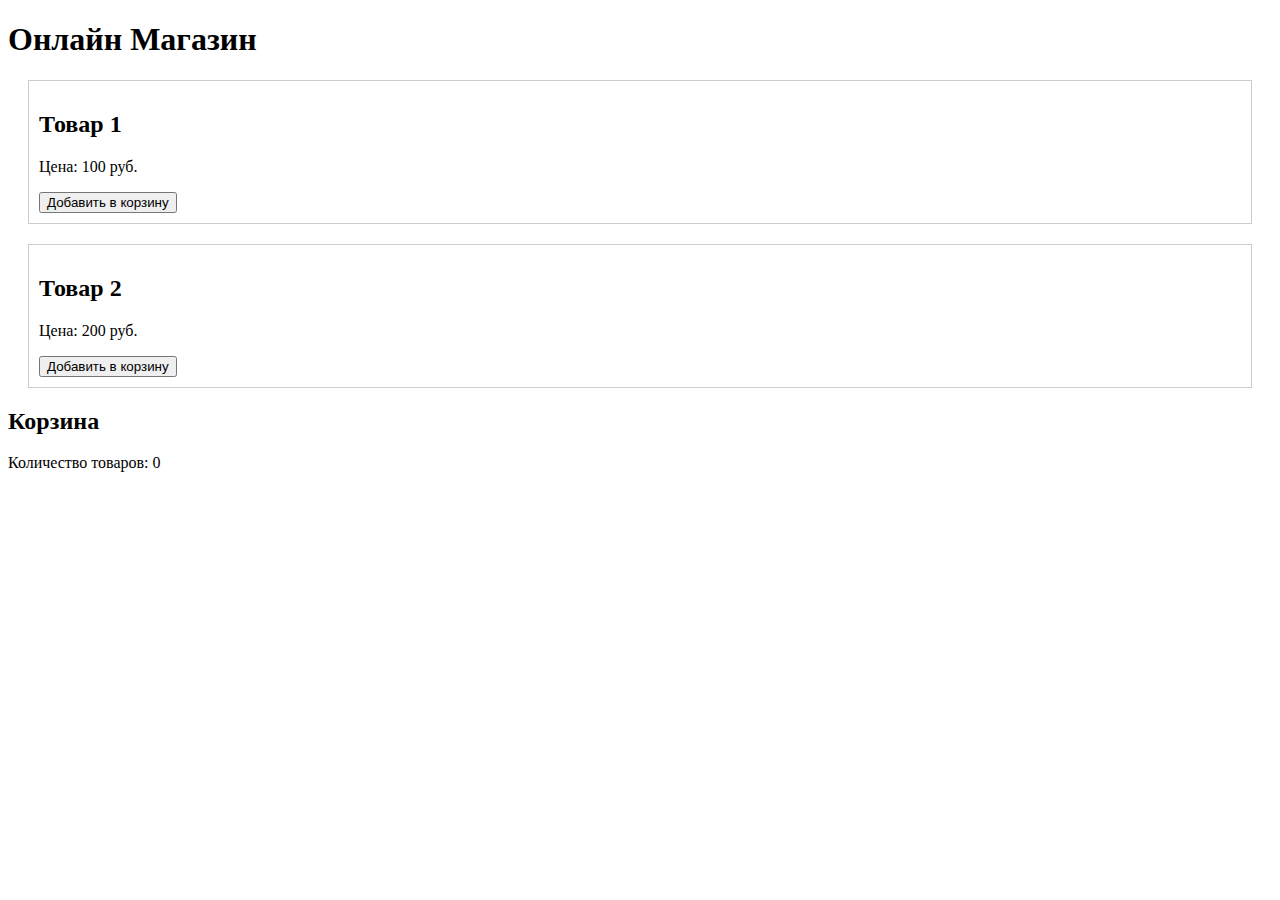
<file: test.html>
<!DOCTYPE html>
<html lang="ru">
  <head>
    <meta charset="UTF-8" />
    <meta name="viewport" content="width=device-width, initial-scale=1.0" />
    <title>Онлайн Магазин</title>
    <style>
      .product {
        margin: 20px;
        border: 1px solid #ccc;
        padding: 10px;
      }
      #cart {
        margin-top: 20px;
      }
    </style>
  </head>
  <body>
    <h1>Онлайн Магазин</h1>

    <div class="product">
      <h2>Товар 1</h2>
      <p>Цена: 100 руб.</p>
      <button onclick="addToCart('Товар 1')">Добавить в корзину</button>
    </div>

    <div class="product">
      <h2>Товар 2</h2>
      <p>Цена: 200 руб.</p>
      <button onclick="addToCart('Товар 2')">Добавить в корзину</button>
    </div>

    <div id="cart">
      <h2>Корзина</h2>
      <p>Количество товаров: <span id="itemCount">0</span></p>
      <ul id="cartItems"></ul>
    </div>

    <script>
      let itemCount = 0;

      function addToCart(item) {
        itemCount++;
        document.getElementById("itemCount").innerText = itemCount;

        const cartItems = document.getElementById("cartItems");
        const listItem = document.createElement("li");
        listItem.innerText = item;
        cartItems.appendChild(listItem);
      }
    </script>
  </body>
</html>
</file>
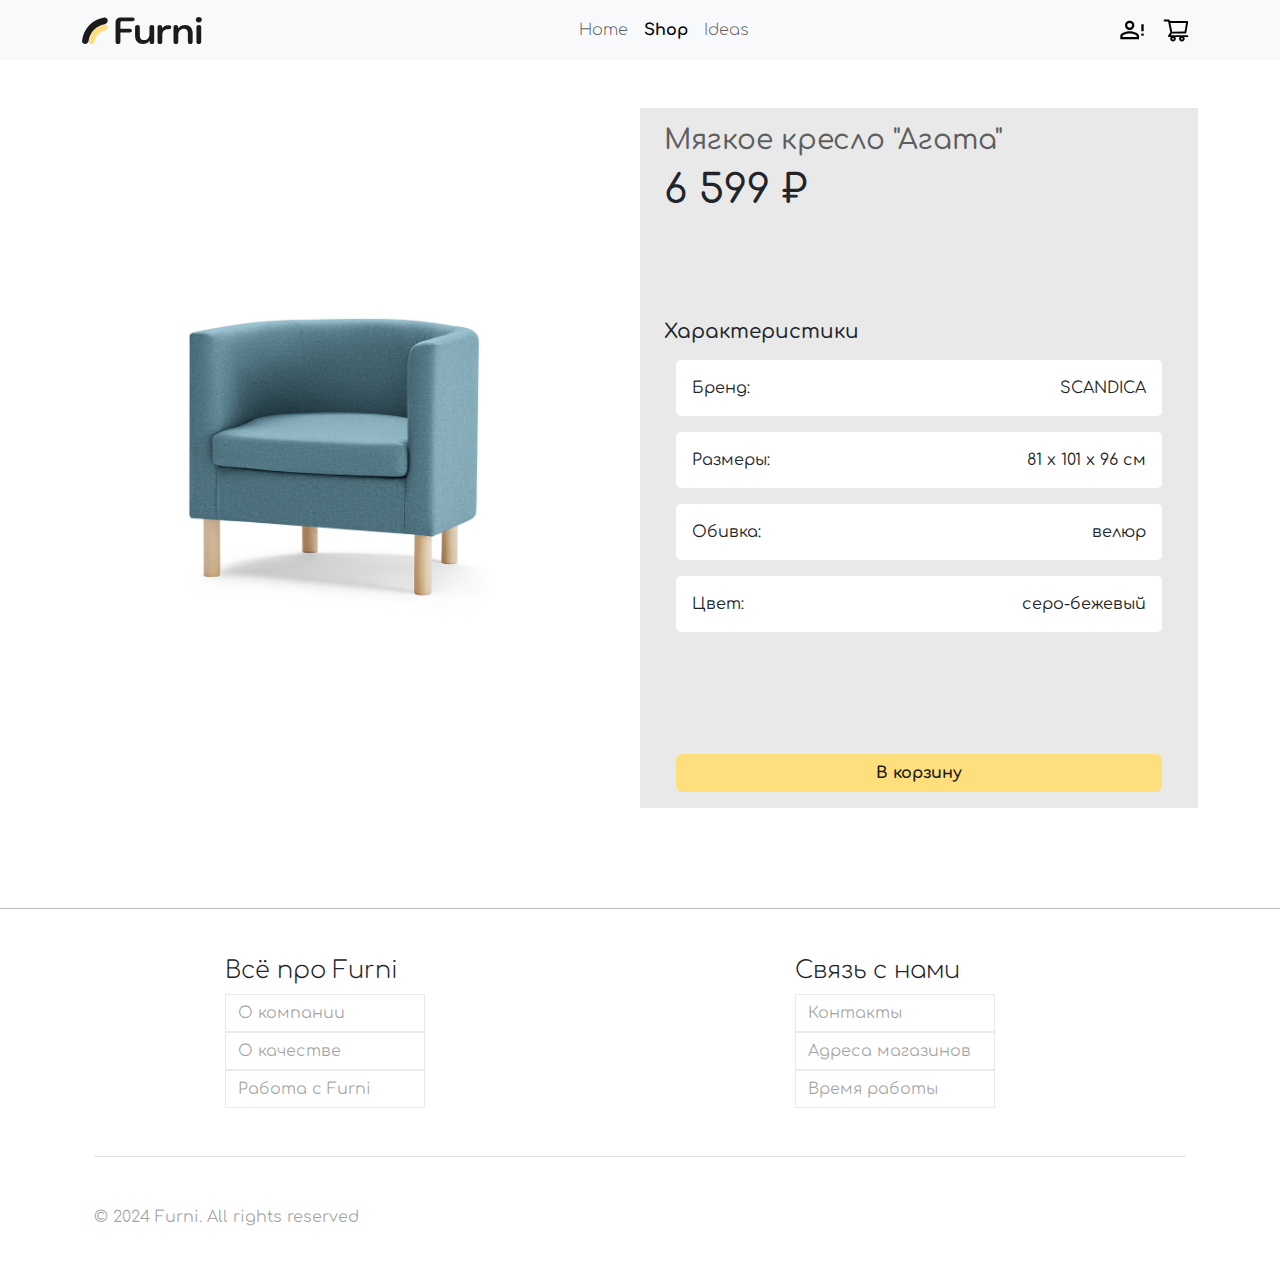
<file: html/agatha.html>
<!DOCTYPE html>
<html lang="en">
  <head>
    <meta charset="UTF-8" />
    <meta name="viewport" content="width=device-width, initial-scale=1.0" />
    <title>Home</title>
    <!-- favicon -->
    <link rel="icon" href="../favicon_32_32.ico" />
    <link rel="icon" href="../favicon_32_32.svg" />
    <!-- <link rel="manifest" href="manifest.webmanifest" /> -->
    <!--Подключение reset.css для очистки браузера-->
    <link rel="stylesheet" href="../css/reset.css" />
    <!--Подключение Bootstrap-->
    <link
      href="https://cdn.jsdelivr.net/npm/bootstrap@5.3.3/dist/css/bootstrap.min.css"
      rel="stylesheet"
      integrity="sha384-QWTKZyjpPEjISv5WaRU9OFeRpok6YctnYmDr5pNlyT2bRjXh0JMhjY6hW+ALEwIH"
      crossorigin="anonymous"
    />
    <!--Подключение JS скриптов для работы Bootstrap-->
    <script
      src="https://cdn.jsdelivr.net/npm/bootstrap@5.3.3/dist/js/bootstrap.bundle.min.js"
      integrity="sha384-YvpcrYf0tY3lHB60NNkmXc5s9fDVZLESaAA55NDzOxhy9GkcIdslK1eN7N6jIeHz"
      crossorigin="anonymous"
    ></script>
    <!--Подключение кастомных стилей-->
    <link rel="stylesheet" href="../css/styles.css" />
  </head>

  <body>
    <nav class="navbar navbar-expand-lg bg-body-tertiary">
      <div class="container">
        <a class="navbar-brand p-0" href="../index.html">
          <!-- "p-0" здесь - padding сведённый к нулю с помощью !important-->
          <img src="../img/logo_2.svg" alt="logo" width="120" />
        </a>
        <button
          class="navbar-toggler"
          type="button"
          data-bs-toggle="collapse"
          data-bs-target="#navbarNav"
          aria-controls="navbarNav"
          aria-expanded="false"
          aria-label="Toggle navigation"
        >
          <span class="navbar-toggler-icon"></span>
        </button>
        <div
          class="collapse navbar-collapse justify-content-center"
          id="navbarNav"
        >
          <!--Список ul всегда помещается в контейнер с my5-->
          <ul class="navbar-nav">
            <li class="nav-item">
              <a class="nav-link font-comfortaa-light" href="../index.html"
                >Home</a
              >
            </li>
            <li class="nav-item">
              <a
                class="nav-link active font-comfortaa-bold"
                aria-current="page"
                href="shop.html"
                >Shop</a
              >
            </li>
            <li>
              <a class="nav-link font-comfortaa-light" href="ideas.html"
                >Ideas</a
              >
            </li>
          </ul>
        </div>
        <div class="justify-content-center" id="navbarNav">
          <ul class="navbar-nav">
            <li class="nav-item">
              <a class="btn-img nav-link btn-ico" href="autorization.html">
                <img src="../img/fav_acc.svg" alt="account" />
              </a>
            </li>
            <li class="nav-item">
              <a class="btn-img nav-link btn-ico" href="cart.html">
                <img src="../img/fav_cart.svg" alt="cart" />
              </a>
            </li>
          </ul>
        </div>
      </div>
    </nav>

    <div class="container container-autorization my-5 d-flex">
      <div
        class="container container-autorization-left d-flex flex-column justify-content-center"
      >
        <img src="../img/agatha.jpg" alt="..." />
      </div>

      <div
        class="container container-autorization-right d-flex flex-column justify-content-between"
      >
        <div class="container my-3">
          <h3 class="card-text" style="color: #0c0c0ca4">
            Мягкое кресло "Агата"
          </h3>
          <h1 class="card-title">6 599 ₽</h1>
        </div>

        <div class="container my-2">
          <h5 class="no-margin">Характеристики</h5>
          <div class="container my-3">
            <div
              class="container my-3 d-flex justify-content-between el-param p-3"
            >
              <p class="no-margin">Бренд:</p>
              <p class="no-margin">SCANDICA</p>
            </div>
            <div
              class="container my-3 d-flex justify-content-between el-param p-3"
            >
              <p class="no-margin">Размеры:</p>
              <p class="no-margin">81 x 101 x 96 см</p>
            </div>
            <div
              class="container my-3 d-flex justify-content-between el-param p-3"
            >
              <p class="no-margin">Обивка:</p>
              <p class="no-margin">велюр</p>
            </div>
            <div
              class="container my-3 d-flex justify-content-between el-param p-3"
            >
              <p class="no-margin">Цвет:</p>
              <p class="no-margin">серо-бежевый</p>
            </div>
          </div>
        </div>

        <div class="container my-3">
          <div class="container">
            <a href="#" class="btn btn-primary btn-el">В корзину</a>
          </div>
        </div>
      </div>
    </div>

    <section class="footer">
      <div class="container my-5">
        <div class="row row-cols-2 row-cols-md-3 row-cols-lg-4 custom-justify">
          <div class="col">
            <h4 class="font-comfortaa-light">Всё про Furni</h4>
            <a class="btn" href="#">О компании</a>
            <a class="btn" href="#">О качестве</a>
            <a class="btn" href="#">Работа с Furni</a>
          </div>

          <div class="col">
            <h4 class="font-comfortaa-light">Связь с нами</h4>
            <a class="btn" href="#">Контакты</a>
            <a class="btn" href="#">Адреса магазинов</a>
            <a class="btn" href="#">Время работы</a>
          </div>
        </div>

        <div class="container-fluid">
          <div class="footer-bottom my-5"></div>
          <p class="my-4" style="color: #0c0c0c63">
            © 2024 Furni. All rights reserved
          </p>
        </div>
      </div>
    </section>
  </body>
</html>
</file>
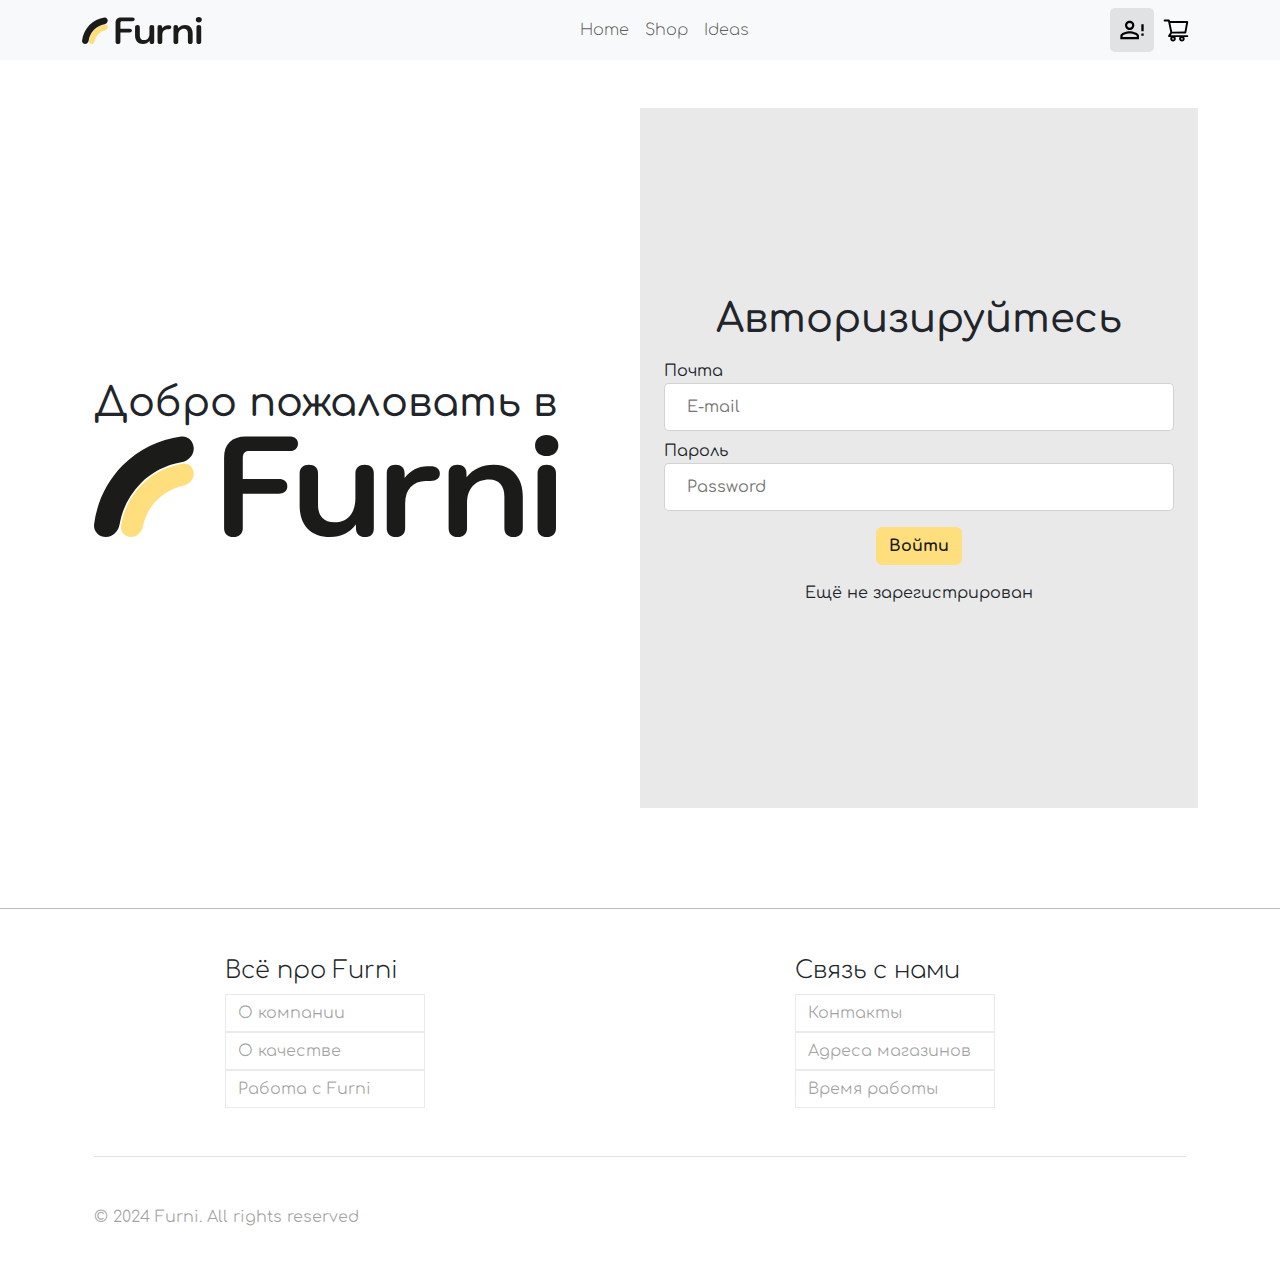
<file: html/autorization.html>
<!DOCTYPE html>
<html lang="en">
  <head>
    <meta charset="UTF-8" />
    <meta name="viewport" content="width=device-width, initial-scale=1.0" />
    <title>Home</title>
    <!-- favicon -->
    <link rel="icon" href="../favicon_32_32.ico" />
    <link rel="icon" href="../favicon_32_32.svg" />
    <!-- <link rel="manifest" href="manifest.webmanifest"> -->
    <!--Подключение reset.css для очистки браузера-->
    <link rel="stylesheet" href="../css/reset.css" />
    <!--Подключение Bootstrap-->
    <link
      href="https://cdn.jsdelivr.net/npm/bootstrap@5.3.3/dist/css/bootstrap.min.css"
      rel="stylesheet"
      integrity="sha384-QWTKZyjpPEjISv5WaRU9OFeRpok6YctnYmDr5pNlyT2bRjXh0JMhjY6hW+ALEwIH"
      crossorigin="anonymous"
    />
    <!--Подключение JS скриптов для работы Bootstrap-->
    <script
      src="https://cdn.jsdelivr.net/npm/bootstrap@5.3.3/dist/js/bootstrap.bundle.min.js"
      integrity="sha384-YvpcrYf0tY3lHB60NNkmXc5s9fDVZLESaAA55NDzOxhy9GkcIdslK1eN7N6jIeHz"
      crossorigin="anonymous"
    ></script>
    <script src="../libs/jquery-3.7.1.min.js"></script>
    <!--Подключение кастомных стилей-->
    <link rel="stylesheet" href="../css/styles.css" />
    <style>
      .card {
        min-height: 450px;
      }
    </style>
  </head>

  <body>
    <nav class="navbar navbar-expand-lg bg-body-tertiary">
      <div class="container">
        <a class="navbar-brand p-0" href="../index.html">
          <!-- "p-0" здесь - padding сведённый к нулю с помощью !important-->
          <img src="../img/logo_2.svg" alt="logo" width="120" />
        </a>
        <button
          class="navbar-toggler"
          type="button"
          data-bs-toggle="collapse"
          data-bs-target="#navbarNav"
          aria-controls="navbarNav"
          aria-expanded="false"
          aria-label="Toggle navigation"
        >
          <span class="navbar-toggler-icon"></span>
        </button>
        <div
          class="collapse navbar-collapse justify-content-center"
          id="navbarNav"
        >
          <!--Список ul всегда помещается в контейнер с my5-->
          <ul class="navbar-nav">
            <li class="nav-item">
              <a class="nav-link font-comfortaa-light" href="../index.html"
                >Home</a
              >
            </li>
            <li class="nav-item">
              <a class="nav-link font-comfortaa-light" href="shop.html">Shop</a>
            </li>
            <li>
              <a class="nav-link font-comfortaa-light" href="ideas.html"
                >Ideas</a
              >
            </li>
          </ul>
        </div>
        <div class="justify-content-center" id="navbarNav">
          <ul class="navbar-nav">
            <li class="nav-item">
              <a
                class="btn-img nav-link btn-ico active btn-ico-act"
                href="autorization.html"
              >
                <img src="../img/fav_acc.svg" alt="account" />
              </a>
            </li>
            <li class="nav-item">
              <a class="btn-img nav-link btn-ico" href="cart.html">
                <img src="../img/fav_cart.svg" alt="cart" />
              </a>
            </li>
          </ul>
        </div>
      </div>
    </nav>

    <div class="container container-autorization my-5 d-flex">
      <div
        class="container container-autorization-left d-flex flex-column justify-content-center"
      >
        <h1>Добро пожаловать в</h1>
        <img src="../img/logo_2.svg" alt="logo" />
      </div>

      <div
        class="container container-autorization-right d-flex flex-column justify-content-center"
      >
        <h1 class="text-center">Авторизируйтесь</h1>

        <form id="login" action="../php/get_login_data.php" method="post">
          <div class="container my-2">
            <p class="no-margin">Почта</p>
            <div class="container-fluid search-container search-bar">
              <input
                type="email"
                id="email"
                name="email"
                placeholder="E-mail"
                required
              />
            </div>
          </div>

          <div class="container my-2">
            <p class="no-margin">Пароль</p>
            <div class="container-fluid search-container search-bar">
              <input
                type="password"
                id="password"
                name="password"
                placeholder="Password"
                required
              />
            </div>
          </div>

          <div class="container text-center">
            <div class="container my-3">
              <button
                type="submit"
                id="submit"
                name="submit"
                class="btn btn-primary"
              >
                Войти
              </button>
            </div>
            <div class="container my-3">
              <a href="registration.html" class="nav-link"
                >Ещё не зарегистрирован</a
              >
            </div>
          </div>
        </form>
      </div>
    </div>

    <section class="footer">
      <div class="container my-5">
        <div class="row row-cols-2 row-cols-md-3 row-cols-lg-4 custom-justify">
          <div class="col">
            <h4 class="font-comfortaa-light">Всё про Furni</h4>
            <a class="btn" href="#">О компании</a>
            <a class="btn" href="#">О качестве</a>
            <a class="btn" href="#">Работа с Furni</a>
          </div>

          <div class="col">
            <h4 class="font-comfortaa-light">Связь с нами</h4>
            <a class="btn" href="#">Контакты</a>
            <a class="btn" href="#">Адреса магазинов</a>
            <a class="btn" href="#">Время работы</a>
          </div>
        </div>

        <div class="container-fluid">
          <div class="footer-bottom my-5"></div>
          <p class="my-4" style="color: #0c0c0c63">
            © 2024 Furni. All rights reserved
          </p>
        </div>
      </div>
    </section>

    <div
      class="modal fade"
      id="staticBackdrop"
      data-bs-backdrop="static"
      data-bs-keyboard="false"
      tabindex="-1"
      aria-labelledby="staticBackdropLabel"
      aria-hidden="true"
    >
      <div class="modal-dialog">
        <div class="modal-content">
          <div class="modal-header">
            <h5 class="modal-title" id="staticBackdropLabel"></h5>
            <button
              type="button"
              class="btn-close"
              data-bs-dismiss="modal"
              aria-label="Close"
              id="closeX"
            ></button>
          </div>
          <div class="modal-body">...</div>
          <div class="modal-footer">
            <button
              type="button"
              class="btn btn-secondary"
              data-bs-dismiss="modal"
              id="closeMessage"
            >
              Закрыть
            </button>
          </div>
        </div>
      </div>
    </div>

    <!-- <script src="../js/scripts.js"></script> -->
    <script src="../js/autorization.js"></script>
  </body>
</html>
</file>
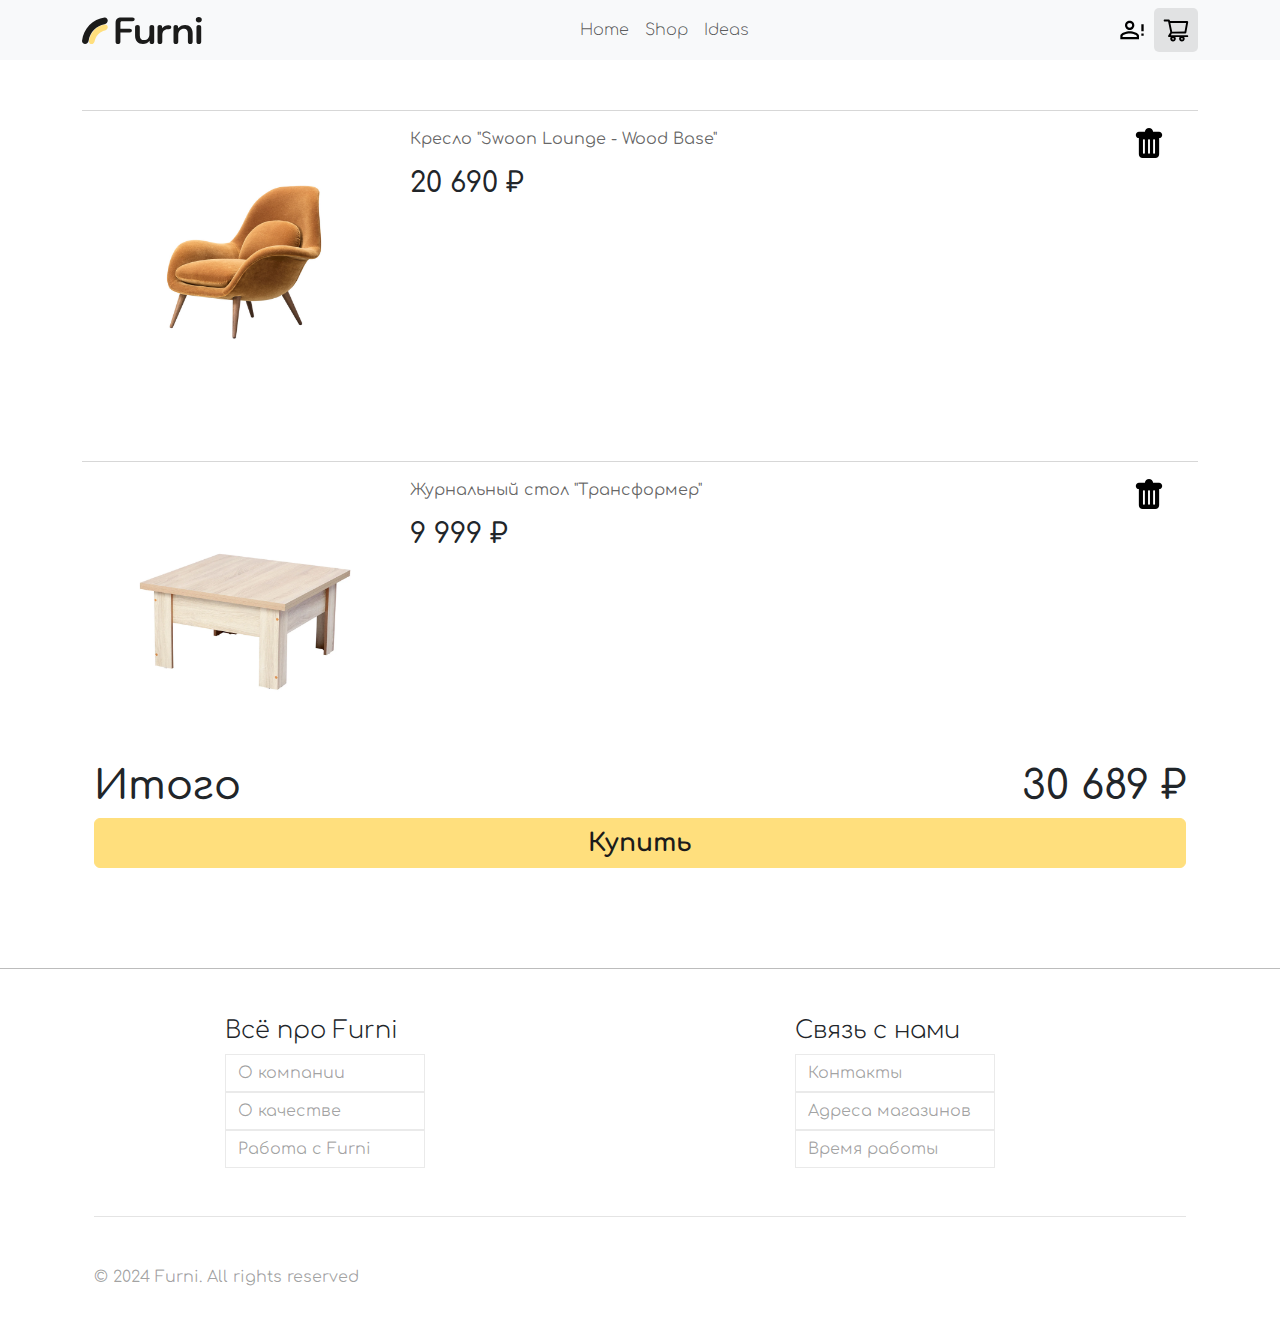
<file: html/cart.html>
<!DOCTYPE html>
<html lang="en">
  <head>
    <meta charset="UTF-8" />
    <meta name="viewport" content="width=device-width, initial-scale=1.0" />
    <title>Home</title>
    <!-- favicon -->
    <link rel="icon" href="../favicon_32_32.ico" />
    <link rel="icon" href="../favicon_32_32.svg" />
    <!-- <link rel="manifest" href="manifest.webmanifest"> -->
    <!--Подключение reset.css для очистки браузера-->
    <link rel="stylesheet" href="../css/reset.css" />
    <!--Подключение Bootstrap-->
    <link
      href="https://cdn.jsdelivr.net/npm/bootstrap@5.3.3/dist/css/bootstrap.min.css"
      rel="stylesheet"
      integrity="sha384-QWTKZyjpPEjISv5WaRU9OFeRpok6YctnYmDr5pNlyT2bRjXh0JMhjY6hW+ALEwIH"
      crossorigin="anonymous"
    />
    <!--Подключение JS скриптов для работы Bootstrap-->
    <script
      src="https://cdn.jsdelivr.net/npm/bootstrap@5.3.3/dist/js/bootstrap.bundle.min.js"
      integrity="sha384-YvpcrYf0tY3lHB60NNkmXc5s9fDVZLESaAA55NDzOxhy9GkcIdslK1eN7N6jIeHz"
      crossorigin="anonymous"
    ></script>
    <!--Подключение кастомных стилей-->
    <link rel="stylesheet" href="../css/styles.css" />
    <style>
      .card {
        min-height: 450px;
      }
    </style>
  </head>

  <body>
    <nav class="navbar navbar-expand-lg bg-body-tertiary">
      <div class="container">
        <a class="navbar-brand p-0" href="../index.html">
          <!-- "p-0" здесь - padding сведённый к нулю с помощью !important-->
          <img src="../img/logo_2.svg" alt="logo" width="120" />
        </a>
        <button
          class="navbar-toggler"
          type="button"
          data-bs-toggle="collapse"
          data-bs-target="#navbarNav"
          aria-controls="navbarNav"
          aria-expanded="false"
          aria-label="Toggle navigation"
        >
          <span class="navbar-toggler-icon"></span>
        </button>
        <div
          class="collapse navbar-collapse justify-content-center"
          id="navbarNav"
        >
          <!--Список ul всегда помещается в контейнер с my5-->
          <ul class="navbar-nav">
            <li class="nav-item">
              <a class="nav-link font-comfortaa-light" href="../index.html"
                >Home</a
              >
            </li>
            <li class="nav-item">
              <a class="nav-link font-comfortaa-light" href="shop.html">Shop</a>
            </li>
            <li>
              <a class="nav-link font-comfortaa-light" href="ideas.html"
                >Ideas</a
              >
            </li>
          </ul>
        </div>
        <div class="justify-content-center" id="navbarNav">
          <ul class="navbar-nav">
            <li class="nav-item">
              <a class="btn-img nav-link btn-ico" href="autorization.html">
                <img src="../img/fav_acc.svg" alt="account" />
              </a>
            </li>
            <li class="nav-item">
              <a
                class="btn-img nav-link btn-ico active btn-ico-act"
                href="cart.html"
              >
                <img src="../img/fav_cart.svg" alt="cart" />
              </a>
            </li>
          </ul>
        </div>
      </div>
    </nav>

    <div class="container">
      <div class="container cart_el d-flex">
        <img src="../img/swoon_lounge.png" alt="..." />
        <div class="container p-3">
          <p class="card-text" style="color: #0c0c0ca4">
            Кресло "Swoon Lounge - Wood Base"
          </p>
          <h3 class="card-title">20 690 ₽</h3>
        </div>
        <div class="container container-delete p-3">
          <button>
            <img src="../img/trash-svgrepo-com.svg" alt="delete" />
          </button>
        </div>
      </div>

      <div class="container cart_el d-flex">
        <img src="../img/transformer.jpg" alt="..." />
        <div class="container p-3">
          <p class="card-text" style="color: #0c0c0ca4">
            Журнальный стол "Трансформер"
          </p>
          <h3 class="card-title">9 999 ₽</h3>
        </div>
        <div class="container container-delete p-3">
          <button>
            <img src="../img/trash-svgrepo-com.svg" alt="delete" />
          </button>
        </div>
      </div>

      <div class="conteiner">
        <div class="container d-flex justify-content-between">
          <h1>Итого</h1>
          <h1>30 689 ₽</h1>
        </div>
        <div class="container">
          <a
            href="#"
            class="btn btn-primary btn-buy w-100"
            style="font-size: 25px"
            >Купить</a
          >
        </div>
      </div>
    </div>

    <section class="footer">
      <div class="container my-5">
        <div class="row row-cols-2 row-cols-md-3 row-cols-lg-4 custom-justify">
          <div class="col">
            <h4 class="font-comfortaa-light">Всё про Furni</h4>
            <a class="btn" href="#">О компании</a>
            <a class="btn" href="#">О качестве</a>
            <a class="btn" href="#">Работа с Furni</a>
          </div>

          <div class="col">
            <h4 class="font-comfortaa-light">Связь с нами</h4>
            <a class="btn" href="#">Контакты</a>
            <a class="btn" href="#">Адреса магазинов</a>
            <a class="btn" href="#">Время работы</a>
          </div>
        </div>

        <div class="container-fluid">
          <div class="footer-bottom my-5"></div>
          <p class="my-4" style="color: #0c0c0c63">
            © 2024 Furni. All rights reserved
          </p>
        </div>
      </div>
    </section>
  </body>
</html>
</file>
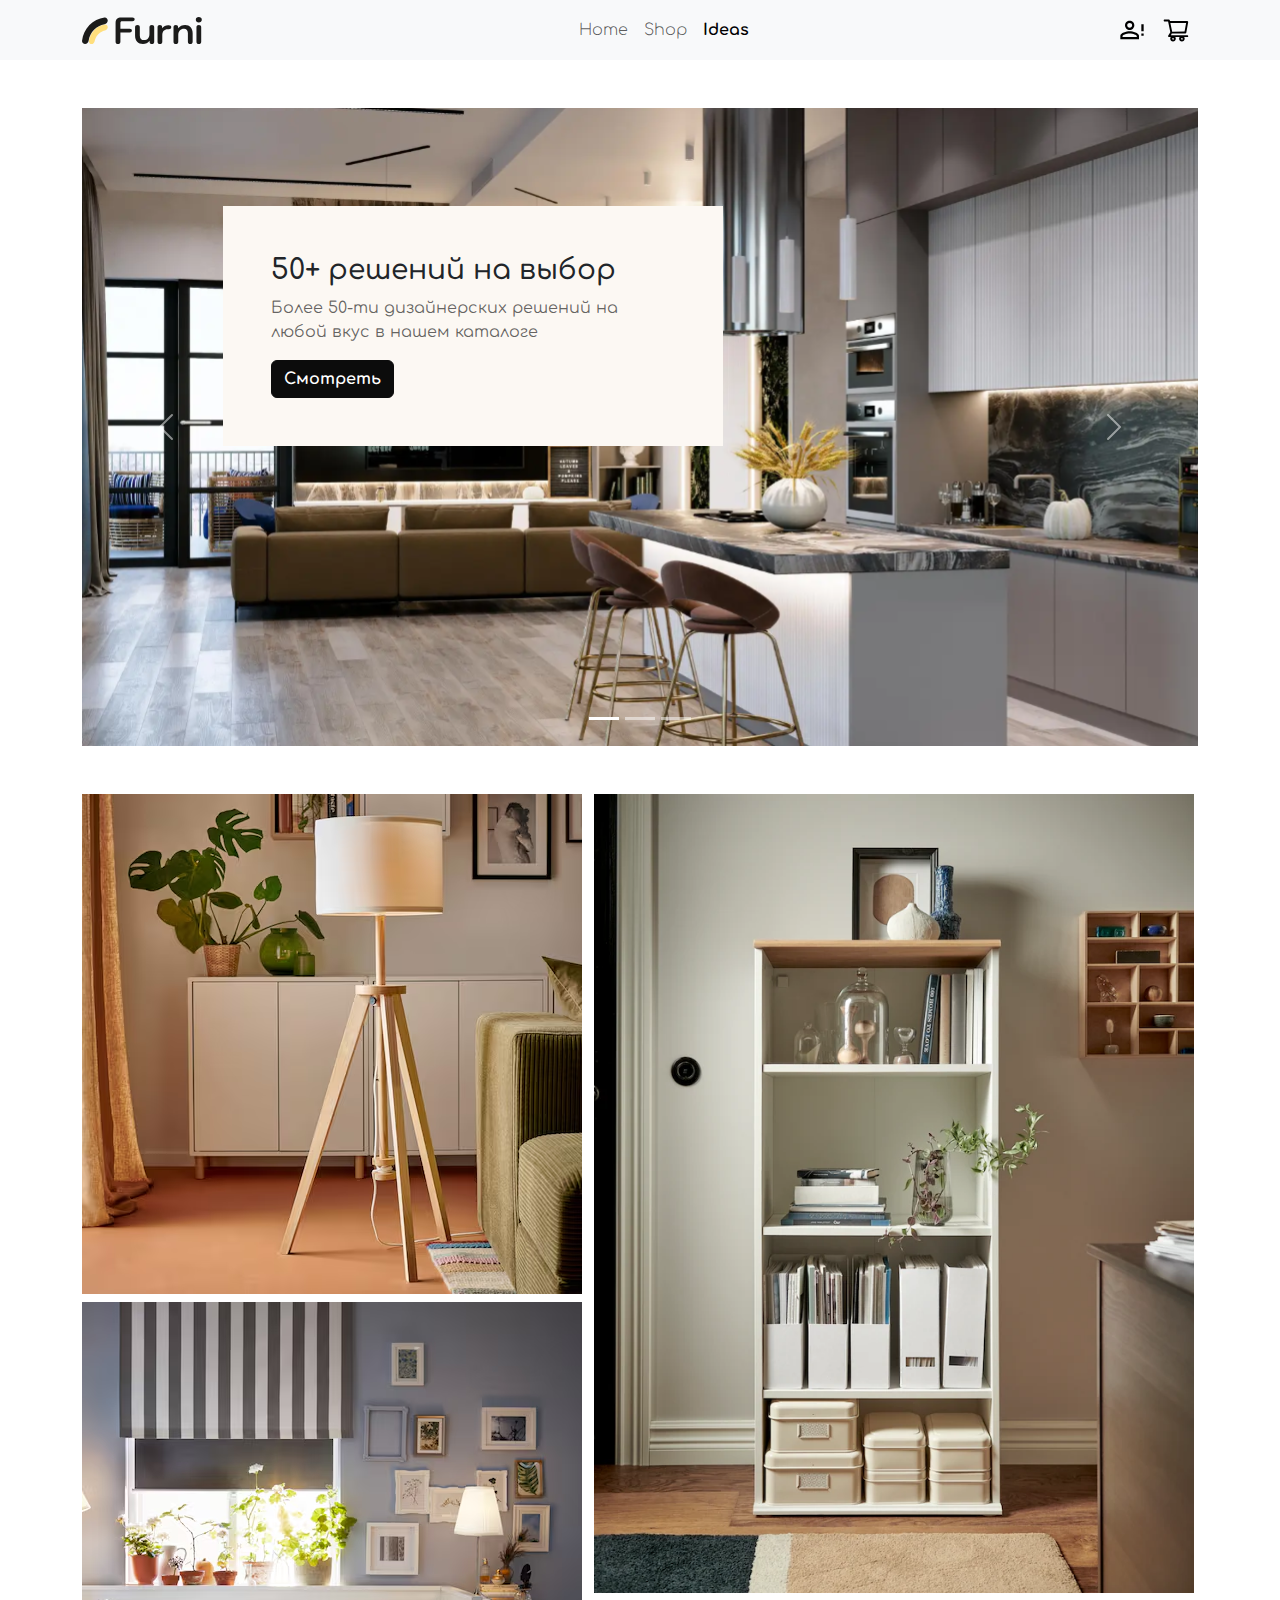
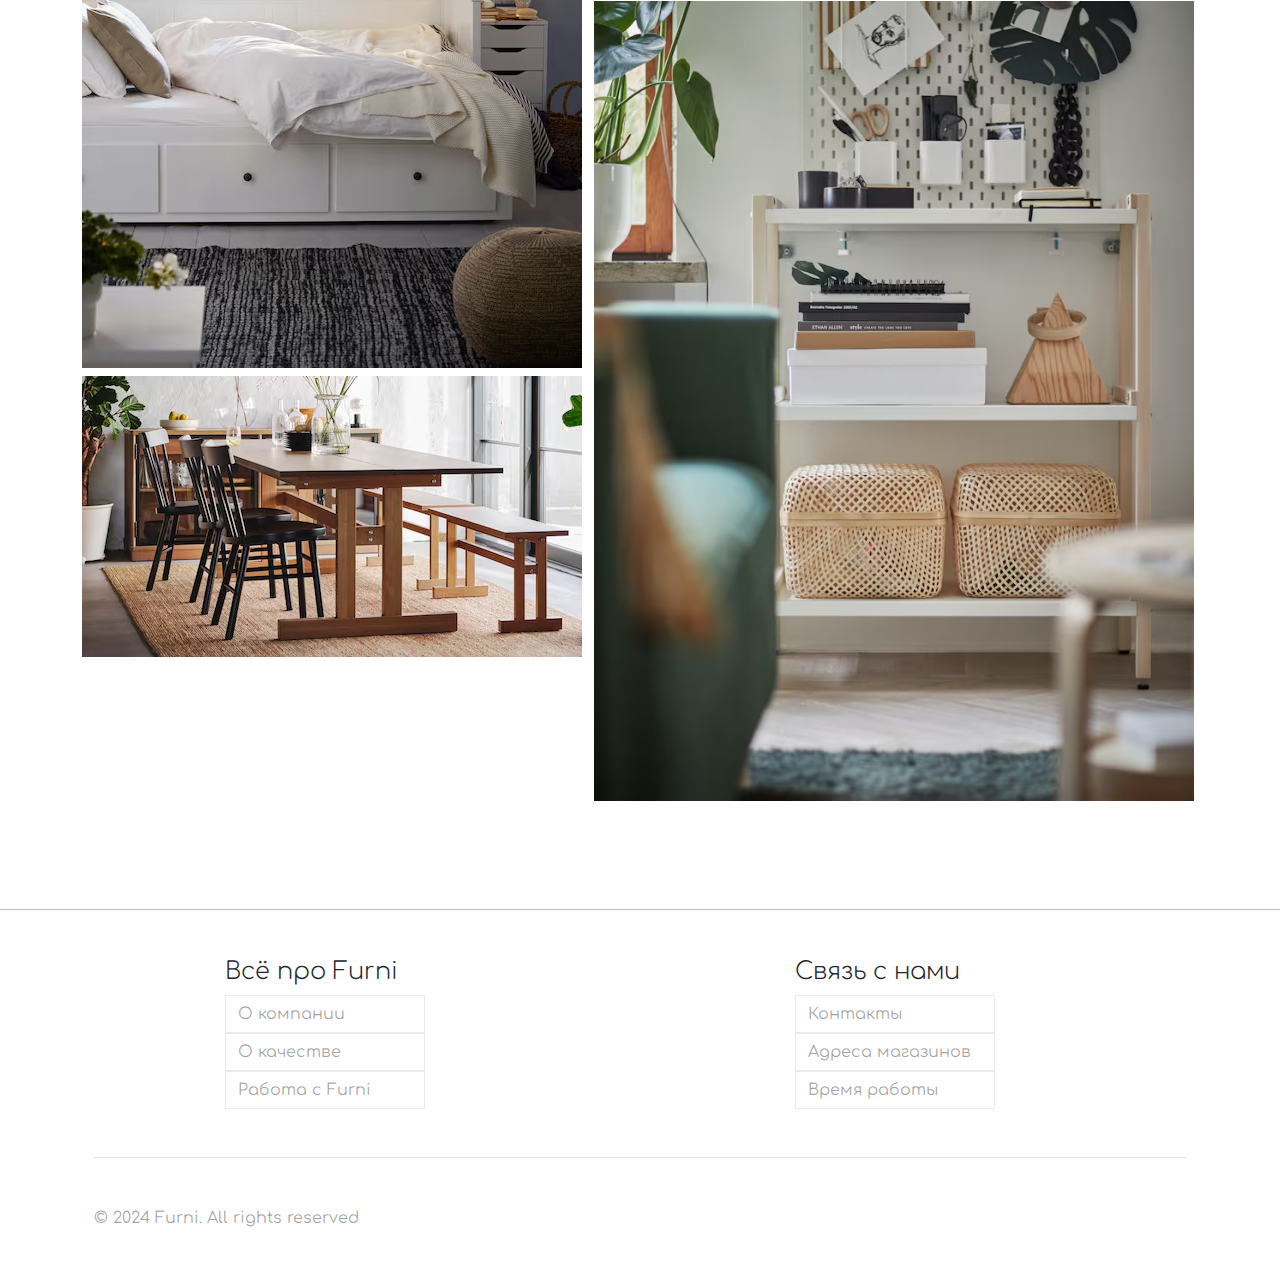
<file: html/ideas.html>
<!DOCTYPE html>
<html lang="en">
  <head>
    <meta charset="UTF-8" />
    <meta name="viewport" content="width=device-width, initial-scale=1.0" />
    <title>Home</title>
    <!-- favicon -->
    <link rel="icon" href="../favicon_32_32.ico" />
    <link rel="icon" href="../favicon_32_32.svg" />
    <!-- <link rel="manifest" href="manifest.webmanifest"> -->
    <!--Подключение reset.css для очистки браузера-->
    <link rel="stylesheet" href="../css/reset.css" />
    <!--Подключение Bootstrap-->
    <link
      href="https://cdn.jsdelivr.net/npm/bootstrap@5.3.3/dist/css/bootstrap.min.css"
      rel="stylesheet"
      integrity="sha384-QWTKZyjpPEjISv5WaRU9OFeRpok6YctnYmDr5pNlyT2bRjXh0JMhjY6hW+ALEwIH"
      crossorigin="anonymous"
    />
    <!--Подключение JS скриптов для работы Bootstrap-->
    <script
      src="https://cdn.jsdelivr.net/npm/bootstrap@5.3.3/dist/js/bootstrap.bundle.min.js"
      integrity="sha384-YvpcrYf0tY3lHB60NNkmXc5s9fDVZLESaAA55NDzOxhy9GkcIdslK1eN7N6jIeHz"
      crossorigin="anonymous"
    ></script>
    <!--Подключение кастомных стилей-->
    <link rel="stylesheet" href="../css/styles.css" />
    <style>
      .card {
        min-height: 450px;
      }
    </style>
  </head>

  <body>
    <nav class="navbar navbar-expand-lg bg-body-tertiary">
      <div class="container">
        <a class="navbar-brand p-0" href="../index.html">
          <!-- "p-0" здесь - padding сведённый к нулю с помощью !important-->
          <img src="../img/logo_2.svg" alt="logo" width="120" />
        </a>
        <button
          class="navbar-toggler"
          type="button"
          data-bs-toggle="collapse"
          data-bs-target="#navbarNav"
          aria-controls="navbarNav"
          aria-expanded="false"
          aria-label="Toggle navigation"
        >
          <span class="navbar-toggler-icon"></span>
        </button>
        <div
          class="collapse navbar-collapse justify-content-center"
          id="navbarNav"
        >
          <!--Список ul всегда помещается в контейнер с my5-->
          <ul class="navbar-nav">
            <li class="nav-item">
              <a class="nav-link font-comfortaa-light" href="../index.html"
                >Home</a
              >
            </li>
            <li class="nav-item">
              <a class="nav-link font-comfortaa-light" href="shop.html">Shop</a>
            </li>
            <li>
              <a
                class="nav-link active font-comfortaa-bold"
                aria-current="page"
                href="ideas.html"
                >Ideas</a
              >
            </li>
          </ul>
        </div>
        <div class="justify-content-center" id="navbarNav">
          <ul class="navbar-nav">
            <li class="nav-item">
              <a class="btn-img nav-link btn-ico" href="autorization.html">
                <img src="../img/fav_acc.svg" alt="account" />
              </a>
            </li>
            <li class="nav-item">
              <a class="btn-img nav-link btn-ico" href="cart.html">
                <img src="../img/fav_cart.svg" alt="cart" />
              </a>
            </li>
          </ul>
        </div>
      </div>
    </nav>

    <div class="container my-5">
      <div
        id="carouselExampleIndicators"
        class="carousel slide"
        data-bs-ride="carousel"
        data-bs-interval="3000"
      >
        <div class="carousel-indicators">
          <button
            type="button"
            data-bs-target="#carouselExampleIndicators"
            data-bs-slide-to="0"
            class="active"
            aria-current="true"
            aria-label="Slide 1"
          ></button>
          <button
            type="button"
            data-bs-target="#carouselExampleIndicators"
            data-bs-slide-to="1"
            aria-label="Slide 2"
          ></button>
          <button
            type="button"
            data-bs-target="#carouselExampleIndicators"
            data-bs-slide-to="2"
            aria-label="Slide 3"
          ></button>
        </div>

        <div class="carousel-inner">
          <div class="carousel-item active">
            <img
              src="../img/carousel_big_room.svg"
              class="d-block w-100"
              alt="..."
            />
          </div>
          <div class="carousel-item">
            <img
              src="../img/carousel_office.svg"
              class="d-block w-100"
              alt="..."
            />
          </div>
          <div class="carousel-item">
            <img
              src="../img/carousel_room.svg"
              class="d-block w-100"
              alt="..."
            />
          </div>
        </div>

        <button
          class="carousel-control-prev"
          type="button"
          data-bs-target="#carouselExampleIndicators"
          data-bs-slide="prev"
        >
          <span class="carousel-control-prev-icon" aria-hidden="true"></span>
          <span class="visually-hidden">Previous</span>
        </button>

        <button
          class="carousel-control-next"
          type="button"
          data-bs-target="#carouselExampleIndicators"
          data-bs-slide="next"
        >
          <span class="carousel-control-next-icon" aria-hidden="true"></span>
          <span class="visually-hidden">Next</span>
        </button>

        <div class="container-overlay">
          <h3>50+ решений на выбор</h3>
          <p style="color: #0c0c0ca4">
            Более 50-ти дизайнерских решений на любой вкус в нашем каталоге
          </p>
          <a href="ideas.html" class="btn btn-primary btn-carousel">Смотреть</a>
        </div>
      </div>
    </div>

    <div class="container d-flex">
      <div class="container-fluid container-ideas-1 p-0">
        <img src="../img/51bc1319b66d2d53c8743d8fe05ef075.avif" alt="..." />
        <div class="container-fluid my-2 p-0 container-ideas-4">
          <img src="../img/PH159952-crop002.avif" alt="..." />
        </div>
        <div class="container-fluid my-2 p-0 container-ideas-4">
          <img src="../img/839f376c094a964db459a035fb38ba93.avif" alt="..." />
        </div>
      </div>

      <div class="container-fluid">
        <div class="container-fluid container-ideas-2 p-0">
          <img src="../img/PH191863.webp" alt="..." />
        </div>
        <div class="container-fluid my-2 p-0 container-ideas-3">
          <img src="../img/PH180014-crop001.avif" alt="..." />
        </div>
      </div>
    </div>

    <section class="footer">
      <div class="container my-5">
        <div class="row row-cols-2 row-cols-md-3 row-cols-lg-4 custom-justify">
          <div class="col">
            <h4 class="font-comfortaa-light">Всё про Furni</h4>
            <a class="btn" href="#">О компании</a>
            <a class="btn" href="#">О качестве</a>
            <a class="btn" href="#">Работа с Furni</a>
          </div>

          <div class="col">
            <h4 class="font-comfortaa-light">Связь с нами</h4>
            <a class="btn" href="#">Контакты</a>
            <a class="btn" href="#">Адреса магазинов</a>
            <a class="btn" href="#">Время работы</a>
          </div>
        </div>

        <div class="container-fluid">
          <div class="footer-bottom my-5"></div>
          <p class="my-4" style="color: #0c0c0c63">
            © 2024 Furni. All rights reserved
          </p>
        </div>
      </div>
    </section>
  </body>
</html>
</file>
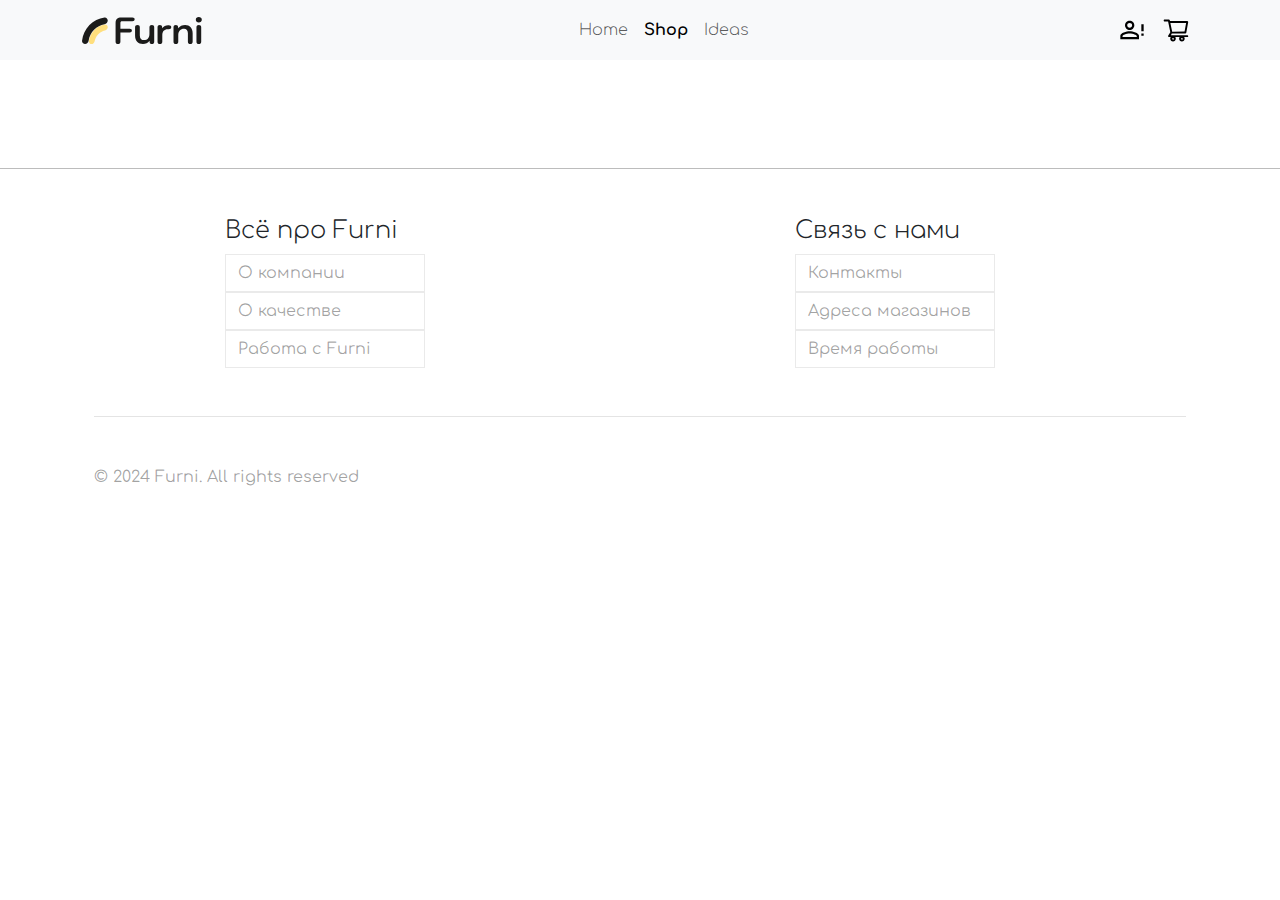
<file: html/item.html>
<!DOCTYPE html>
<html lang="en">
  <head>
    <meta charset="UTF-8" />
    <meta name="viewport" content="width=device-width, initial-scale=1.0" />
    <title>Home</title>
    <!-- favicon -->
    <link rel="icon" href="../favicon_32_32.ico" />
    <link rel="icon" href="../favicon_32_32.svg" />
    <!-- <link rel="manifest" href="manifest.webmanifest" /> -->
    <!--Подключение reset.css для очистки браузера-->
    <link rel="stylesheet" href="../css/reset.css" />
    <!--Подключение Bootstrap-->
    <link
      href="https://cdn.jsdelivr.net/npm/bootstrap@5.3.3/dist/css/bootstrap.min.css"
      rel="stylesheet"
      integrity="sha384-QWTKZyjpPEjISv5WaRU9OFeRpok6YctnYmDr5pNlyT2bRjXh0JMhjY6hW+ALEwIH"
      crossorigin="anonymous"
    />
    <!--Подключение JS скриптов для работы Bootstrap-->
    <script
      src="https://cdn.jsdelivr.net/npm/bootstrap@5.3.3/dist/js/bootstrap.bundle.min.js"
      integrity="sha384-YvpcrYf0tY3lHB60NNkmXc5s9fDVZLESaAA55NDzOxhy9GkcIdslK1eN7N6jIeHz"
      crossorigin="anonymous"
    ></script>
    <!--Подключение кастомных стилей-->
    <link rel="stylesheet" href="../css/styles.css" />
  </head>

  <body>
    <nav class="navbar navbar-expand-lg bg-body-tertiary">
      <div class="container">
        <a class="navbar-brand p-0" href="../index.html">
          <!-- "p-0" здесь - padding сведённый к нулю с помощью !important-->
          <img src="../img/logo_2.svg" alt="logo" width="120" />
        </a>
        <button
          class="navbar-toggler"
          type="button"
          data-bs-toggle="collapse"
          data-bs-target="#navbarNav"
          aria-controls="navbarNav"
          aria-expanded="false"
          aria-label="Toggle navigation"
        >
          <span class="navbar-toggler-icon"></span>
        </button>
        <div
          class="collapse navbar-collapse justify-content-center"
          id="navbarNav"
        >
          <!--Список ul всегда помещается в контейнер с my5-->
          <ul class="navbar-nav">
            <li class="nav-item">
              <a class="nav-link font-comfortaa-light" href="../index.html"
                >Home</a
              >
            </li>
            <li class="nav-item">
              <a
                class="nav-link active font-comfortaa-bold"
                aria-current="page"
                href="shop.html"
                >Shop</a
              >
            </li>
            <li>
              <a class="nav-link font-comfortaa-light" href="ideas.html"
                >Ideas</a
              >
            </li>
          </ul>
        </div>
        <div class="justify-content-center" id="navbarNav">
          <ul class="navbar-nav">
            <li class="nav-item">
              <a class="btn-img nav-link btn-ico" href="autorization.html">
                <img src="../img/fav_acc.svg" alt="account" />
              </a>
            </li>
            <li class="nav-item">
              <a class="btn-img nav-link btn-ico" href="cart.html">
                <img src="../img/fav_cart.svg" alt="cart" />
              </a>
            </li>
          </ul>
        </div>
      </div>
    </nav>

    <!--КОНТЕЙНЕР КАРТОЧЕК !!!!!-->
    <div class="container g-3 my-2">
      <div id="item-display" class="row"></div>
    </div>

    <section class="footer">
      <div class="container my-5">
        <div class="row row-cols-2 row-cols-md-3 row-cols-lg-4 custom-justify">
          <div class="col">
            <h4 class="font-comfortaa-light">Всё про Furni</h4>
            <a class="btn" href="#">О компании</a>
            <a class="btn" href="#">О качестве</a>
            <a class="btn" href="#">Работа с Furni</a>
          </div>

          <div class="col">
            <h4 class="font-comfortaa-light">Связь с нами</h4>
            <a class="btn" href="#">Контакты</a>
            <a class="btn" href="#">Адреса магазинов</a>
            <a class="btn" href="#">Время работы</a>
          </div>
        </div>

        <div class="container-fluid">
          <div class="footer-bottom my-5"></div>
          <p class="my-4" style="color: #0c0c0c63">
            © 2024 Furni. All rights reserved
          </p>
        </div>
      </div>
    </section>
    <script src="../js/item.js"></script>
  </body>
</html>
</file>
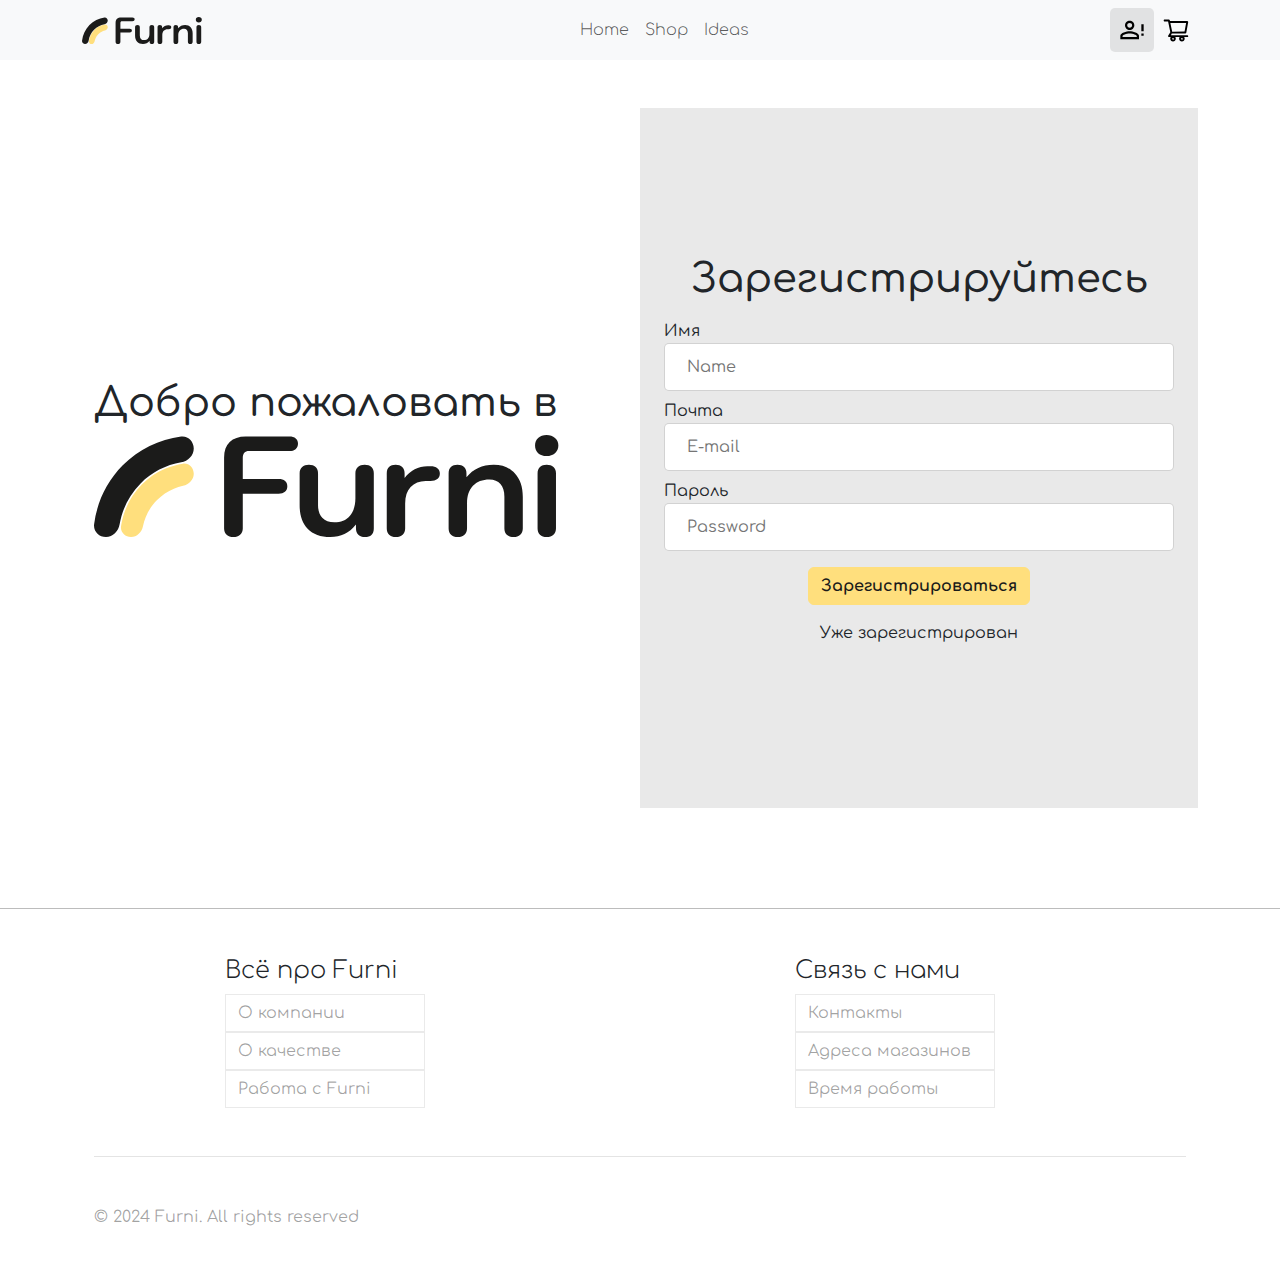
<file: html/registration.html>
<!DOCTYPE html>
<html lang="en">
  <head>
    <meta charset="UTF-8" />
    <meta name="viewport" content="width=device-width, initial-scale=1.0" />
    <title>Home</title>
    <!-- favicon -->
    <link rel="icon" href="../favicon_32_32.ico" />
    <link rel="icon" href="../favicon_32_32.svg" />
    <!-- <link rel="manifest" href="manifest.webmanifest"> -->
    <!--Подключение reset.css для очистки браузера-->
    <link rel="stylesheet" href="../css/reset.css" />
    <!--Подключение Bootstrap-->
    <link
      href="https://cdn.jsdelivr.net/npm/bootstrap@5.3.3/dist/css/bootstrap.min.css"
      rel="stylesheet"
      integrity="sha384-QWTKZyjpPEjISv5WaRU9OFeRpok6YctnYmDr5pNlyT2bRjXh0JMhjY6hW+ALEwIH"
      crossorigin="anonymous"
    />
    <!--Подключение JS скриптов для работы Bootstrap и jQuery-->
    <script
      src="https://cdn.jsdelivr.net/npm/bootstrap@5.3.3/dist/js/bootstrap.bundle.min.js"
      integrity="sha384-YvpcrYf0tY3lHB60NNkmXc5s9fDVZLESaAA55NDzOxhy9GkcIdslK1eN7N6jIeHz"
      crossorigin="anonymous"
    ></script>
    <script src="../libs/jquery-3.7.1.min.js"></script>
    <!--Подключение кастомных стилей-->
    <link rel="stylesheet" href="../css/styles.css" />
    <style>
      .card {
        min-height: 450px;
      }
    </style>
  </head>

  <body>
    <nav class="navbar navbar-expand-lg bg-body-tertiary">
      <div class="container">
        <a class="navbar-brand p-0" href="../index.html">
          <!-- "p-0" здесь - padding сведённый к нулю с помощью !important-->
          <img src="../img/logo_2.svg" alt="logo" width="120" />
        </a>
        <button
          class="navbar-toggler"
          type="button"
          data-bs-toggle="collapse"
          data-bs-target="#navbarNav"
          aria-controls="navbarNav"
          aria-expanded="false"
          aria-label="Toggle navigation"
        >
          <span class="navbar-toggler-icon"></span>
        </button>
        <div
          class="collapse navbar-collapse justify-content-center"
          id="navbarNav"
        >
          <!--Список ul всегда помещается в контейнер с my5-->
          <ul class="navbar-nav">
            <li class="nav-item">
              <a class="nav-link font-comfortaa-light" href="../index.html"
                >Home</a
              >
            </li>
            <li class="nav-item">
              <a class="nav-link font-comfortaa-light" href="shop.html">Shop</a>
            </li>
            <li>
              <a class="nav-link font-comfortaa-light" href="ideas.html"
                >Ideas</a
              >
            </li>
          </ul>
        </div>
        <div class="justify-content-center" id="navbarNav">
          <ul class="navbar-nav">
            <li class="nav-item">
              <a
                class="btn-img nav-link btn-ico active btn-ico-act"
                href="autorization.html"
              >
                <img src="../img/fav_acc.svg" alt="account" />
              </a>
            </li>
            <li class="nav-item">
              <a class="btn-img nav-link btn-ico" href="cart.html">
                <img src="../img/fav_cart.svg" alt="cart" />
              </a>
            </li>
          </ul>
        </div>
      </div>
    </nav>

    <div class="container container-autorization my-5 d-flex">
      <div
        class="container container-autorization-left d-flex flex-column justify-content-center"
      >
        <h1>Добро пожаловать в</h1>
        <img src="../img/logo_2.svg" alt="logo" />
      </div>

      <div
        class="container container-autorization-right d-flex flex-column justify-content-center"
      >
        <h1 class="text-center">Зарегистрируйтесь</h1>

        <form id="reg" action="../php/get_reg_data.php" method="post">
          <div class="container my-2">
            <p class="no-margin">Имя</p>
            <div class="container-fluid search-container search-bar">
              <input
                type="text"
                id="name"
                name="name"
                placeholder="Name"
                required
              />
            </div>
          </div>

          <div class="container my-2">
            <p class="no-margin">Почта</p>
            <div class="container-fluid search-container search-bar">
              <input
                type="email"
                id="email"
                name="email"
                placeholder="E-mail"
                required
              />
            </div>
          </div>

          <div class="container my-2">
            <p class="no-margin">Пароль</p>
            <div class="container-fluid search-container search-bar">
              <input
                type="password"
                id="password"
                name="password"
                placeholder="Password"
                required
              />
            </div>
          </div>

          <div class="container text-center">
            <div class="container my-3">
              <button
                type="submit"
                id="submit"
                name="submit"
                class="btn btn-primary"
              >
                Зарегистрироваться
              </button>
            </div>
            <div class="container my-3">
              <a href="autorization.html" class="nav-link"
                >Уже зарегистрирован</a
              >
            </div>
          </div>
        </form>
      </div>
    </div>

    <section class="footer">
      <div class="container my-5">
        <div class="row row-cols-2 row-cols-md-3 row-cols-lg-4 custom-justify">
          <div class="col">
            <h4 class="font-comfortaa-light">Всё про Furni</h4>
            <a class="btn" href="#">О компании</a>
            <a class="btn" href="#">О качестве</a>
            <a class="btn" href="#">Работа с Furni</a>
          </div>

          <div class="col">
            <h4 class="font-comfortaa-light">Связь с нами</h4>
            <a class="btn" href="#">Контакты</a>
            <a class="btn" href="#">Адреса магазинов</a>
            <a class="btn" href="#">Время работы</a>
          </div>
        </div>

        <div class="container-fluid">
          <div class="footer-bottom my-5"></div>
          <p class="my-4" style="color: #0c0c0c63">
            © 2024 Furni. All rights reserved
          </p>
        </div>
      </div>
    </section>

    <div
      class="modal fade"
      id="staticBackdrop"
      data-bs-backdrop="static"
      data-bs-keyboard="false"
      tabindex="-1"
      aria-labelledby="staticBackdropLabel"
      aria-hidden="true"
    >
      <div class="modal-dialog">
        <div class="modal-content">
          <div class="modal-header">
            <h5 class="modal-title" id="staticBackdropLabel"></h5>
            <button
              type="button"
              class="btn-close"
              data-bs-dismiss="modal"
              aria-label="Close"
              id="closeX"
            ></button>
          </div>
          <div class="modal-body">...</div>
          <div class="modal-footer">
            <button
              type="button"
              class="btn btn-secondary"
              data-bs-dismiss="modal"
              id="closeMessage"
            >
              Закрыть
            </button>
          </div>
        </div>
      </div>
    </div>

    <!-- <script src="../js/scripts.js"></script> -->
    <script src="../js/registration.js"></script>
  </body>
</html>
</file>
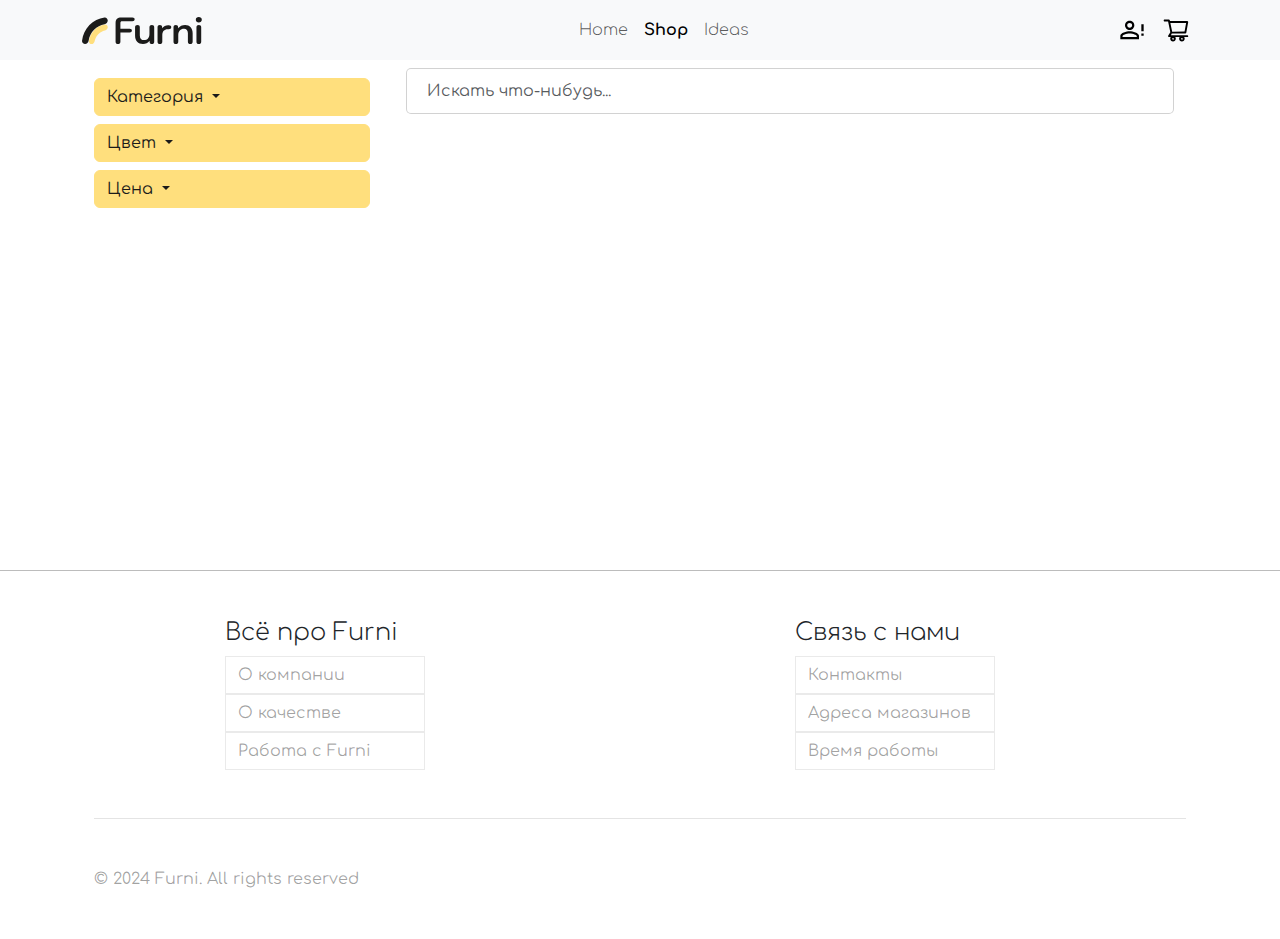
<file: html/shop.html>
<!DOCTYPE html>
<html lang="en">
  <head>
    <meta charset="UTF-8" />
    <meta name="viewport" content="width=device-width, initial-scale=1.0" />
    <title>Home</title>
    <!-- favicon -->
    <link rel="icon" href="../favicon_32_32.ico" />
    <link rel="icon" href="../favicon_32_32.svg" />
    <!-- <link rel="manifest" href="manifest.webmanifest" /> -->
    <!--Подключение reset.css для очистки браузера-->
    <link rel="stylesheet" href="../css/reset.css" />
    <!--Подключение Bootstrap-->
    <link
      href="https://cdn.jsdelivr.net/npm/bootstrap@5.3.3/dist/css/bootstrap.min.css"
      rel="stylesheet"
      integrity="sha384-QWTKZyjpPEjISv5WaRU9OFeRpok6YctnYmDr5pNlyT2bRjXh0JMhjY6hW+ALEwIH"
      crossorigin="anonymous"
    />
    <!--Подключение JS скриптов для работы Bootstrap-->
    <script
      src="https://cdn.jsdelivr.net/npm/bootstrap@5.3.3/dist/js/bootstrap.bundle.min.js"
      integrity="sha384-YvpcrYf0tY3lHB60NNkmXc5s9fDVZLESaAA55NDzOxhy9GkcIdslK1eN7N6jIeHz"
      crossorigin="anonymous"
    ></script>
    <!--Подключение кастомных стилей-->
    <link rel="stylesheet" href="../css/styles.css" />
  </head>

  <body>
    <nav class="navbar navbar-expand-lg bg-body-tertiary">
      <div class="container">
        <a class="navbar-brand p-0" href="../index.html">
          <!-- "p-0" здесь - padding сведённый к нулю с помощью !important-->
          <img src="../img/logo_2.svg" alt="logo" width="120" />
        </a>
        <button
          class="navbar-toggler"
          type="button"
          data-bs-toggle="collapse"
          data-bs-target="#navbarNav"
          aria-controls="navbarNav"
          aria-expanded="false"
          aria-label="Toggle navigation"
        >
          <span class="navbar-toggler-icon"></span>
        </button>
        <div
          class="collapse navbar-collapse justify-content-center"
          id="navbarNav"
        >
          <!--Список ul всегда помещается в контейнер с my5-->
          <ul class="navbar-nav">
            <li class="nav-item">
              <a class="nav-link font-comfortaa-light" href="../index.html"
                >Home</a
              >
            </li>
            <li class="nav-item">
              <a
                class="nav-link active font-comfortaa-bold"
                aria-current="page"
                href="shop.html"
                >Shop</a
              >
            </li>
            <li>
              <a class="nav-link font-comfortaa-light" href="ideas.html"
                >Ideas</a
              >
            </li>
          </ul>
        </div>
        <div class="justify-content-center" id="navbarNav">
          <ul class="navbar-nav">
            <li class="nav-item">
              <a class="btn-img nav-link btn-ico" href="autorization.html">
                <img src="../img/fav_acc.svg" alt="account" />
              </a>
            </li>
            <li class="nav-item">
              <a class="btn-img nav-link btn-ico" href="cart.html">
                <img src="../img/fav_cart.svg" alt="cart" />
              </a>
            </li>
          </ul>
        </div>
      </div>
    </nav>

    <div class="container d-flex">
      <div class="container-fluid dropdown-container">
        <div class="dropdown my-2">
          <button
            class="btn btn-secondary dropdown-toggle"
            type="button"
            data-bs-toggle="dropdown"
            aria-expanded="false"
          >
            Категория
          </button>
          <ul class="dropdown-menu">
            <li>
              <div class="form-check mx-2 my-3">
                <input
                  class="form-check-input"
                  type="checkbox"
                  value=""
                  id="1"
                />
                <label class="form-check-label" for="1">
                  Диваны и кресла
                </label>
              </div>
            </li>
            <li>
              <div class="form-check mx-2 my-3">
                <input
                  class="form-check-input"
                  type="checkbox"
                  value=""
                  id="2"
                />
                <label class="form-check-label" for="2">
                  Кровати и матрасы
                </label>
              </div>
            </li>
            <li>
              <div class="form-check mx-2 my-3">
                <input
                  class="form-check-input"
                  type="checkbox"
                  value=""
                  id="3"
                />
                <label class="form-check-label" for="3">
                  Шкафы и стеллажи
                </label>
              </div>
            </li>
            <li>
              <div class="form-check mx-2 my-3">
                <input
                  class="form-check-input"
                  type="checkbox"
                  value=""
                  id="4"
                />
                <label class="form-check-label" for="4">
                  Кухонные гарнитуры
                </label>
              </div>
            </li>
            <li>
              <div class="form-check mx-2 my-3">
                <input
                  class="form-check-input"
                  type="checkbox"
                  value=""
                  id="5"
                />
                <label class="form-check-label" for="5"> Столы и стулья </label>
              </div>
            </li>
            <li>
              <div class="form-check mx-2 my-3">
                <input
                  class="form-check-input"
                  type="checkbox"
                  value=""
                  id="6"
                />
                <label class="form-check-label" for="6"> Тумбы и комоды </label>
              </div>
            </li>
          </ul>
        </div>

        <div class="dropdown my-2">
          <button
            class="btn btn-secondary dropdown-toggle"
            type="button"
            data-bs-toggle="dropdown"
            aria-expanded="false"
          >
            Цвет
          </button>
          <ul class="dropdown-menu">
            <li>
              <div class="form-check mx-2 my-3">
                <input
                  class="form-check-input"
                  type="checkbox"
                  value=""
                  id="7"
                />
                <label class="form-check-label" for="7"> Красный </label>
              </div>
            </li>
            <li>
              <div class="form-check mx-2 my-3">
                <input
                  class="form-check-input"
                  type="checkbox"
                  value=""
                  id="8"
                />
                <label class="form-check-label" for="8"> Оранжевый </label>
              </div>
            </li>
            <li>
              <div class="form-check mx-2 my-3">
                <input
                  class="form-check-input"
                  type="checkbox"
                  value=""
                  id="9"
                />
                <label class="form-check-label" for="9"> Жёлтый </label>
              </div>
            </li>
            <li>
              <div class="form-check mx-2 my-3">
                <input
                  class="form-check-input"
                  type="checkbox"
                  value=""
                  id="10"
                />
                <label class="form-check-label" for="10"> Белый </label>
              </div>
            </li>
            <li>
              <div class="form-check mx-2 my-3">
                <input
                  class="form-check-input"
                  type="checkbox"
                  value=""
                  id="11"
                />
                <label class="form-check-label" for="11"> Чёрный </label>
              </div>
            </li>
            <li>
              <div class="form-check mx-2 my-3">
                <input
                  class="form-check-input"
                  type="checkbox"
                  value=""
                  id="12"
                />
                <label class="form-check-label" for="12"> Белый </label>
              </div>
            </li>
          </ul>
        </div>

        <div class="dropdown my-2">
          <button
            class="btn btn-secondary dropdown-toggle"
            type="button"
            data-bs-toggle="dropdown"
            aria-expanded="false"
          >
            Цена
          </button>
          <div class="dropdown-menu">
            <div class="container">
              <div class="container">
                <p class="no-margin">От:</p>
                <input
                  class="form-control"
                  type="text"
                  placeholder="От 0 ₽"
                  aria-label="default input example"
                />
              </div>
              <div class="container my-2">
                <p class="no-margin">До:</p>
                <input
                  class="form-control"
                  type="text"
                  placeholder="До 1 000 000 ₽"
                  aria-label="default input example"
                />
              </div>
            </div>
          </div>
        </div>
      </div>

      <div class="container-fluid">
        <!--ПОИСК-->
        <div class="container-fluid my-2">
          <input
            type="text"
            id="searchInput"
            class="form-control search-bar"
            placeholder="Искать что-нибудь..."
          />
        </div>
        <!-- <div class="container-fluid search-container">
          <form action="" class="search-bar">
            <input type="text" placeholder="Искать что-нибудь..." name="q" />
            <button
              class="custom-search-btn"
              style="color: #1b1b1a"
              type="submit"
            >
              <img
                src="../img/search-icon-1.svg"
                alt="search"
                id="search-input"
              />
            </button>
          </form>
        </div> -->

        <!--КОНТЕЙНЕР КАРТОЧЕК !!!!!-->
        <div class="container g-3 my-2">
          <div id="items-display" class="row"></div>
        </div>
      </div>
    </div>

    <section class="footer">
      <div class="container my-5">
        <div class="row row-cols-2 row-cols-md-3 row-cols-lg-4 custom-justify">
          <div class="col">
            <h4 class="font-comfortaa-light">Всё про Furni</h4>
            <a class="btn" href="#">О компании</a>
            <a class="btn" href="#">О качестве</a>
            <a class="btn" href="#">Работа с Furni</a>
          </div>

          <div class="col">
            <h4 class="font-comfortaa-light">Связь с нами</h4>
            <a class="btn" href="#">Контакты</a>
            <a class="btn" href="#">Адреса магазинов</a>
            <a class="btn" href="#">Время работы</a>
          </div>
        </div>

        <div class="container-fluid">
          <div class="footer-bottom my-5"></div>
          <p class="my-4" style="color: #0c0c0c63">
            © 2024 Furni. All rights reserved
          </p>
        </div>
      </div>
    </section>

    <script src="../js/items.js"></script>
  </body>
</html>
</file>
<file: css/styles.css>
/* Подключение внешних шрифтов
@font-face {
  font-family: "Hero";
  src: url("../fonts/Hero-Regular.ttf") format("truetype");
}
@font-face {
  font-family: "Hero_Bold";
  src: url("../fonts/Hero-Bold.ttf") format("truetype");
}
.font-hero-bold {
  font-family: "Hero_Bold", sans-serif;
}
@font-face {
  font-family: "Hero_Light";
  src: url("../fonts/Hero-Light.ttf") format("truetype");
}
.font-hero-light {
  font-family: "Hero_Light", sans-serif;
}
body {
  font-family: "Hero", sans-serif;
} */

@import url("https://fonts.googleapis.com/css2?family=Comfortaa:wght@300..700&display=swap");

body {
  font-family: "Comfortaa", sans-serif;
  font-optical-sizing: auto;
  font-weight: weight;
  font-style: normal;
}

.font-comfortaa-light {
  font-family: "Comfortaa", sans-serif;
  font-weight: 300;
}

.font-comfortaa-bold {
  font-family: "Comfortaa", sans-serif;
  font-weight: 700;
}

.colored-container {
  background-color: #e9e9e9;
}

.no-margin {
  margin-bottom: 0%;
}

/********Стили для кнопок bootstrap********/

.btn-primary {
  font-weight: 700;
  background-color: #ffdf7d;
  border-color: #ffdf7d;
  color: #1b1b1a;
}

.btn-primary:hover {
  background-color: #dfc26e;
  border-color: #dfc26e;
  color: #0c0c0c;
}

.btn.btn-primary:active {
  background-color: #b9a158;
  border-color: #b9a158;
  color: #0c0c0c;
  transform: translateY(0.5px);
}

.btn-ico:focus,
.btn-ico:active,
.btn-ico:hover {
  background-color: #1b1b1a1a;
  border-radius: 5px;
}

.btn-ico-act {
  background-color: #1b1b1a1a;
  border-radius: 5px;
}

.card {
  min-height: 500px;
}

/********Стили для пагинации********/

.pagination a {
  outline: none;
  box-shadow: none;
  color: #0c0c0c;
}

.pagination a.active {
  border-color: #0c0c0c1a;
  border-width: 3px;
  background-color: #ffdf7d;
  color: #0c0c0c;
}

.pagination a:active,
.pagination a:hover {
  box-shadow: none;
  outline: none;
  background-color: #0c0c0c3b;
  color: #0c0c0c;
}

.pagination a:focus {
  box-shadow: none;
  outline: none;
  background-color: none;
  color: #0c0c0c;
}

/********Стили для карусели********/

#carouselExampleIndicators {
  position: relative;
}

.container-overlay {
  position: absolute;
  bottom: 300px;
  left: 35%;
  transform: translateX(-50%);
  z-index: 10;
  background-color: #fcf8f3;
  padding: 3em;
  max-width: 500px;
}

.btn-carousel {
  background-color: #0c0c0c;
  border-color: #0c0c0c;
  color: #ffffff;
}

.btn-carousel:active,
.btn-carousel:hover,
.btn-carousel:focus {
  background-color: #3f3f3f;
  border-color: #3f3f3f;
  color: #ffffff;
}

/*********Стили для футера***********/

.custom-justify {
  justify-content: space-around;
}

.footer {
  border-top: 1.5px solid #1b1b1a4b;
  margin-top: 100px;
}

.footer a:hover {
  background-color: #1b1b1a1a;
}

.footer a {
  text-align: start;
  width: 200px;
  border-radius: 0px;
  border: 0.1px solid #1b1b1a17;
  color: #0c0c0c63;
}

.footer-bottom {
  border-top: 1.5px solid #1b1b1a1e;
}

/*********Дропдауны***********/

.dropdown-container {
  max-width: 300px;
  height: 400px;
  border-radius: 5px;
  margin-top: 10px;
}

.dropdown-toggle,
.dropdown-menu {
  text-align: left;
  width: 100%;
}

.dropdown-toggle:focus,
.dropdown-toggle {
  background-color: #ffdf7d;
  color: #1b1b1a;
  border-color: #ffdf7d;
}

.dropdown-toggle.dropdown-toggle:active {
  background-color: #b9a158;
  color: #1b1b1a;
  border-color: #b9a158;
}

.dropdown-toggle.dropdown-toggle:visited,
.dropdown-toggle:active,
.dropdown-toggle:hover {
  background-color: #dfc26e;
  color: #1b1b1a;
  border-color: #dfc26e;
}

.dropdown-menu li:hover {
  background-color: #e9e9e9;
}

.btn-check:checked + .btn,
.btn.active,
.btn.show,
.btn:first-child:active,
:not(.btn-check) + .btn:active {
  background-color: #dfc26e;
  color: #1b1b1a;
  border-color: #dfc26e;
}

.form-check-input:active,
.form-check-input:checked {
  background-color: #1b1b1a;
  border-color: #1b1b1a;
  box-shadow: none;
  outline: none;
}

.form-check-input:focus {
  box-shadow: none;
  border-color: #1b1b1a23;
}

.form-contol:active,
.form-contol:focus {
  box-shadow: none;
  outline: none;
}

/*********Поиск***********/

.search-container {
  padding: 1.5%;
}

.search-bar {
  width: 100%;
  background-color: white;
  display: flex;
  align-items: center;
  border-radius: 5px;
  padding: 10px 20px;
  border: 1px solid rgba(0, 0, 0, 0.175);
}

.search-bar input {
  background: transparent;
  flex: 1;
  border: 0;
  outline: 0;
}

.custom-search-btn {
  border-radius: 5px;
  border: 0;
  width: 40px;
  height: 40px;
  background: #1b1b1a;
  cursor: pointer;
}

.custom-search-btn:hover {
  background: #1b1b1abb;
}

/*********Ideas**********/

.container-ideas-1 {
  text-align: right;
}

.container-ideas-2 {
  text-align: left;
}

.container-ideas-2 img {
  width: 600px;
}

.container-ideas-3 {
  text-align: left;
}

.container-ideas-3 img {
  width: 600px;
}

/*********Авторизация***********/

.container-autorization {
  height: 700px;
}

.container-autorization-left {
  max-width: 50%;
}

.container-autorization-left img {
  max-width: 87%;
}

.container-autorization-right {
  background-color: #e9e9e9;
}

.cart_el {
  margin-top: 50px;
  border-top: 1px solid #1b1b1a2d;
}

.cart_el img {
  width: 300px;
}

.container-delete img {
  width: 30px;
}

.container-delete {
  width: 80px;
}

.container-delete button {
  border: 0;
  outline: 0;
  background-color: #ffffff00;
}

.el-param {
  background-color: white;
  border-radius: 5px;
}

.btn-el {
  width: 100%;
}

.btn-buy {
  align-content: center;
  height: 50px;
}
</file>
